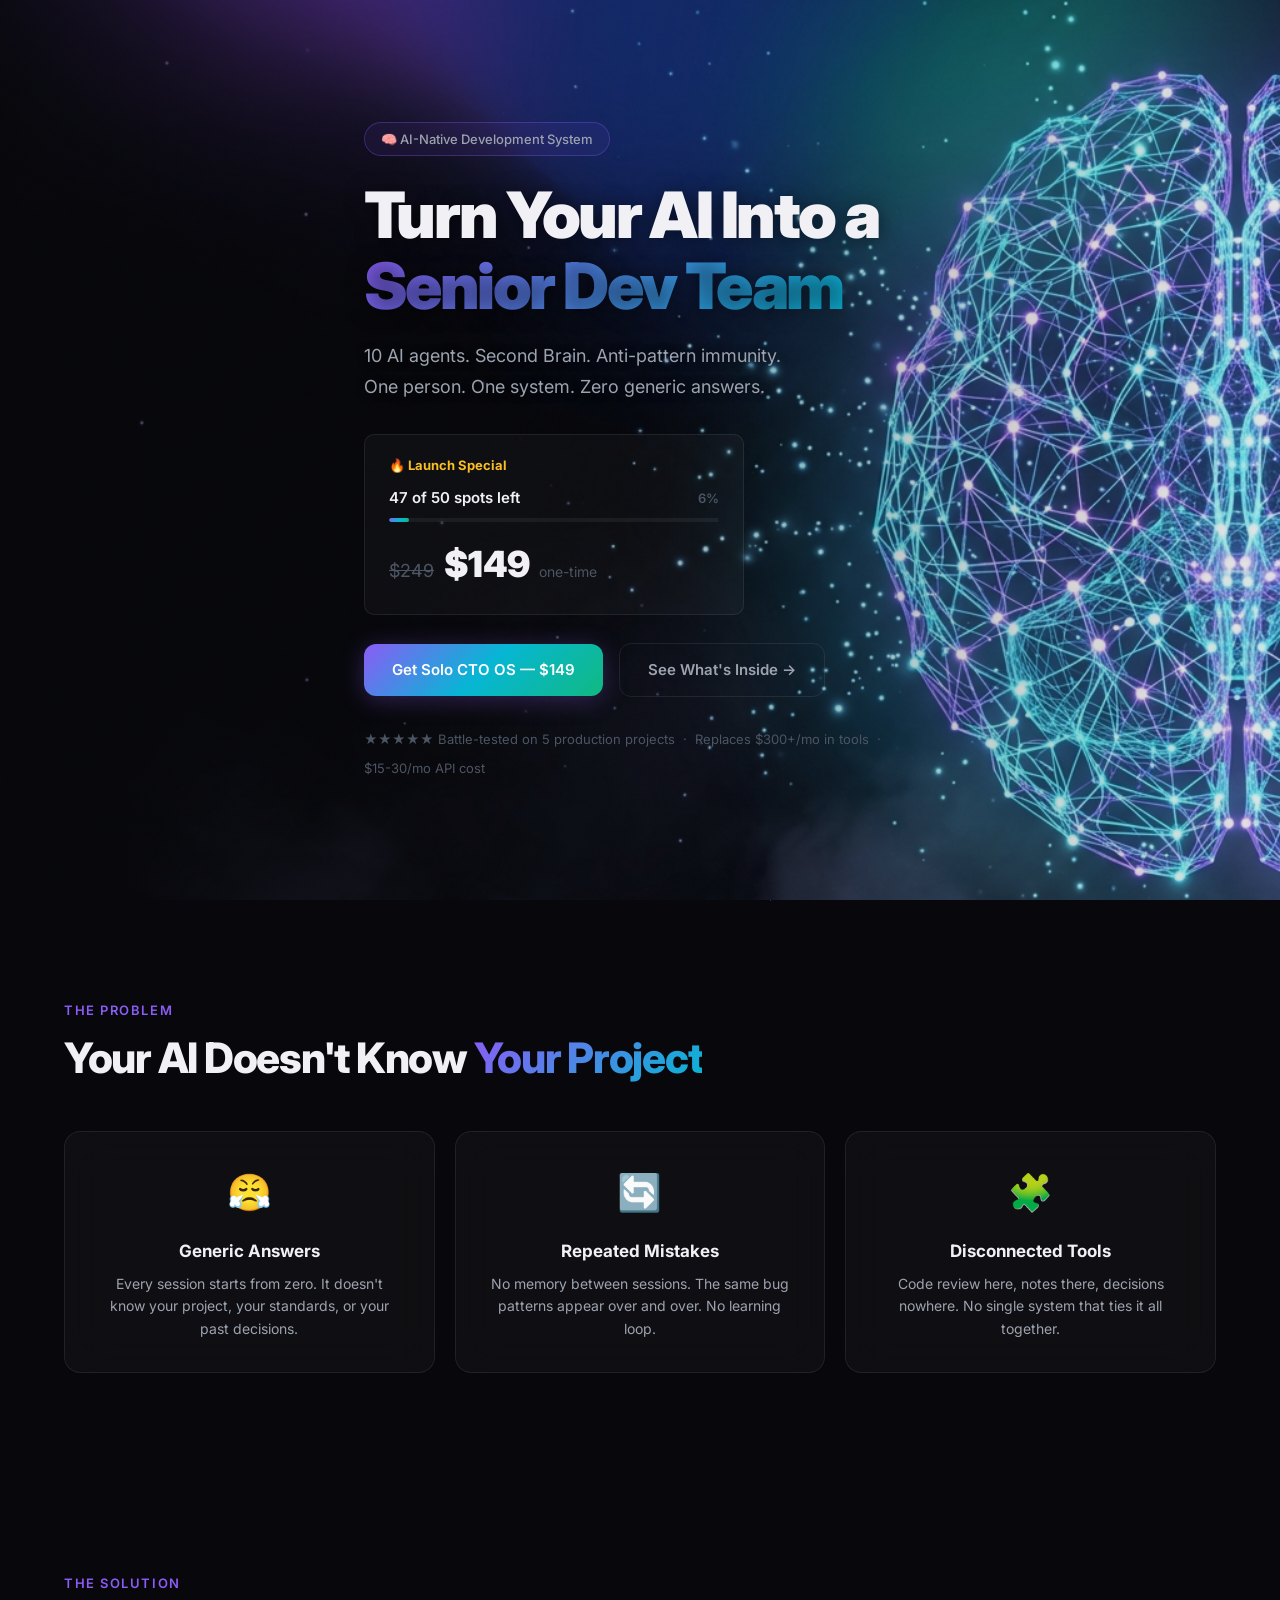
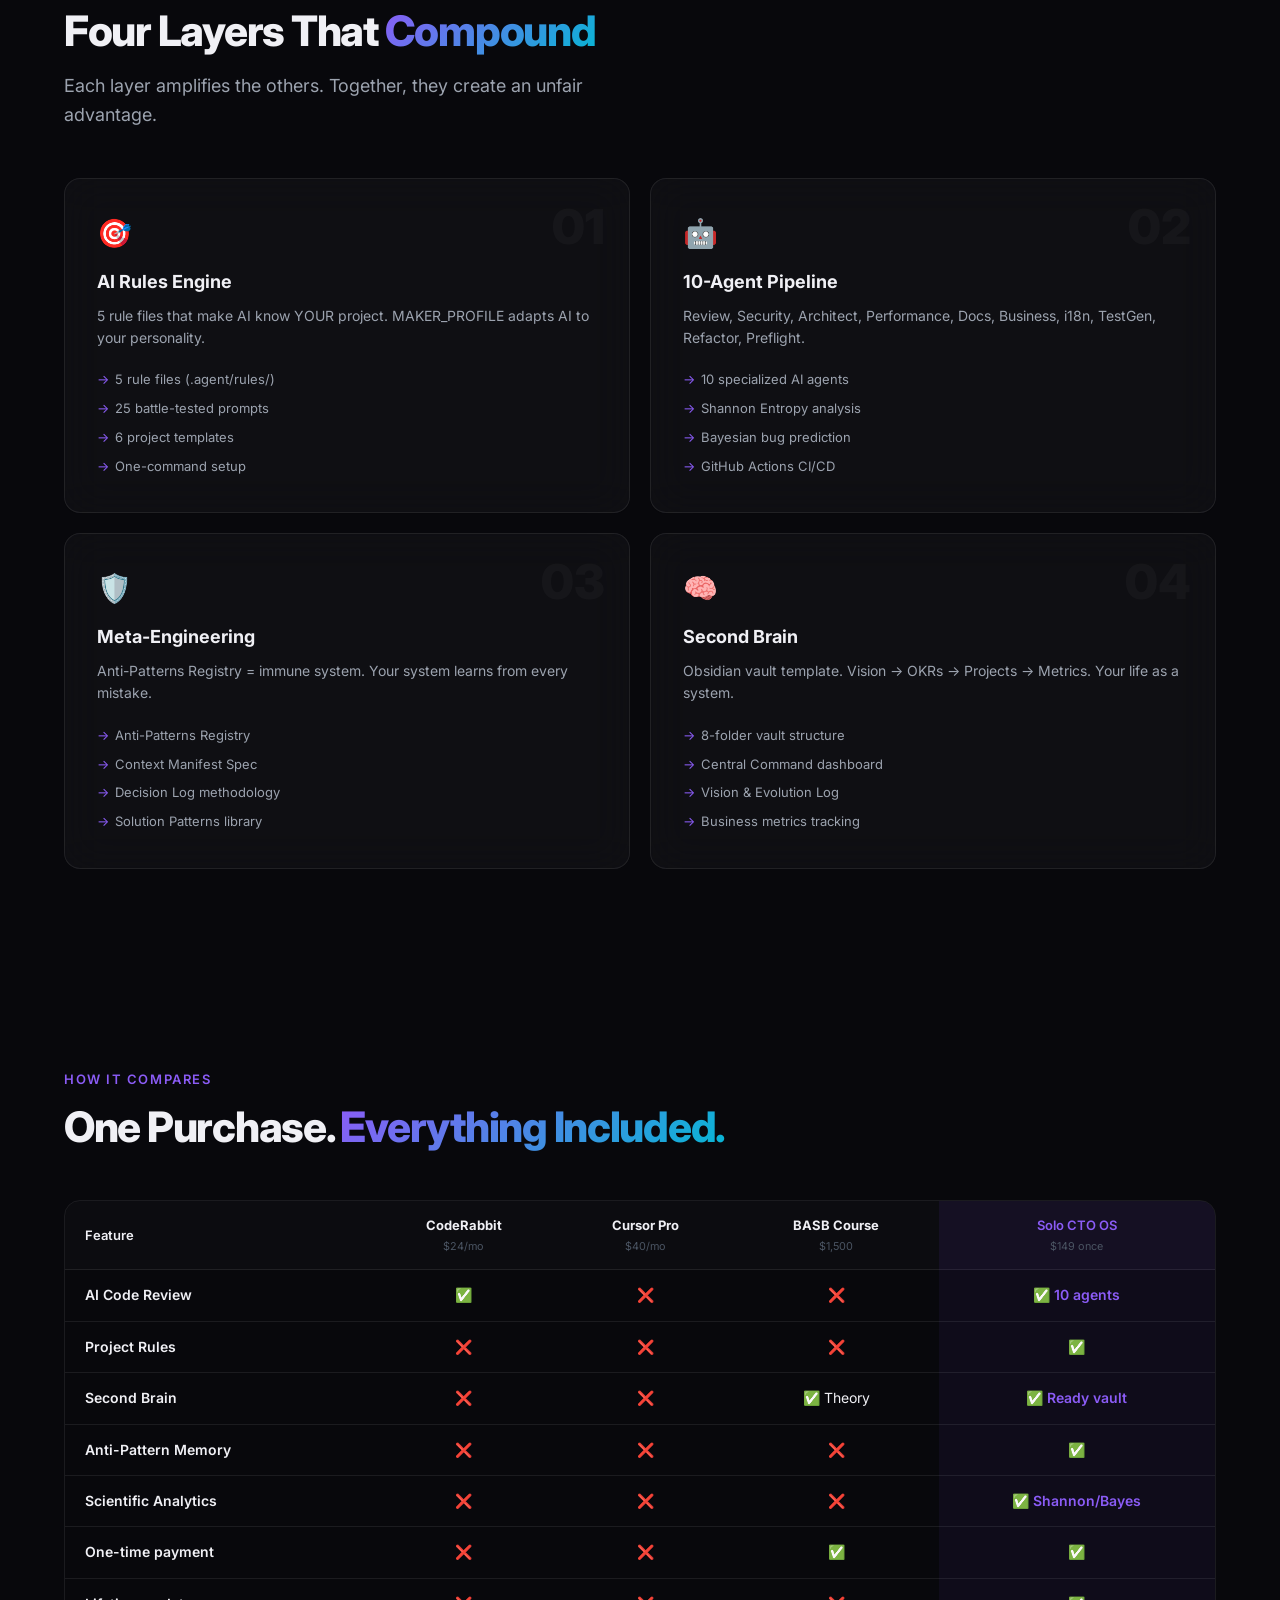
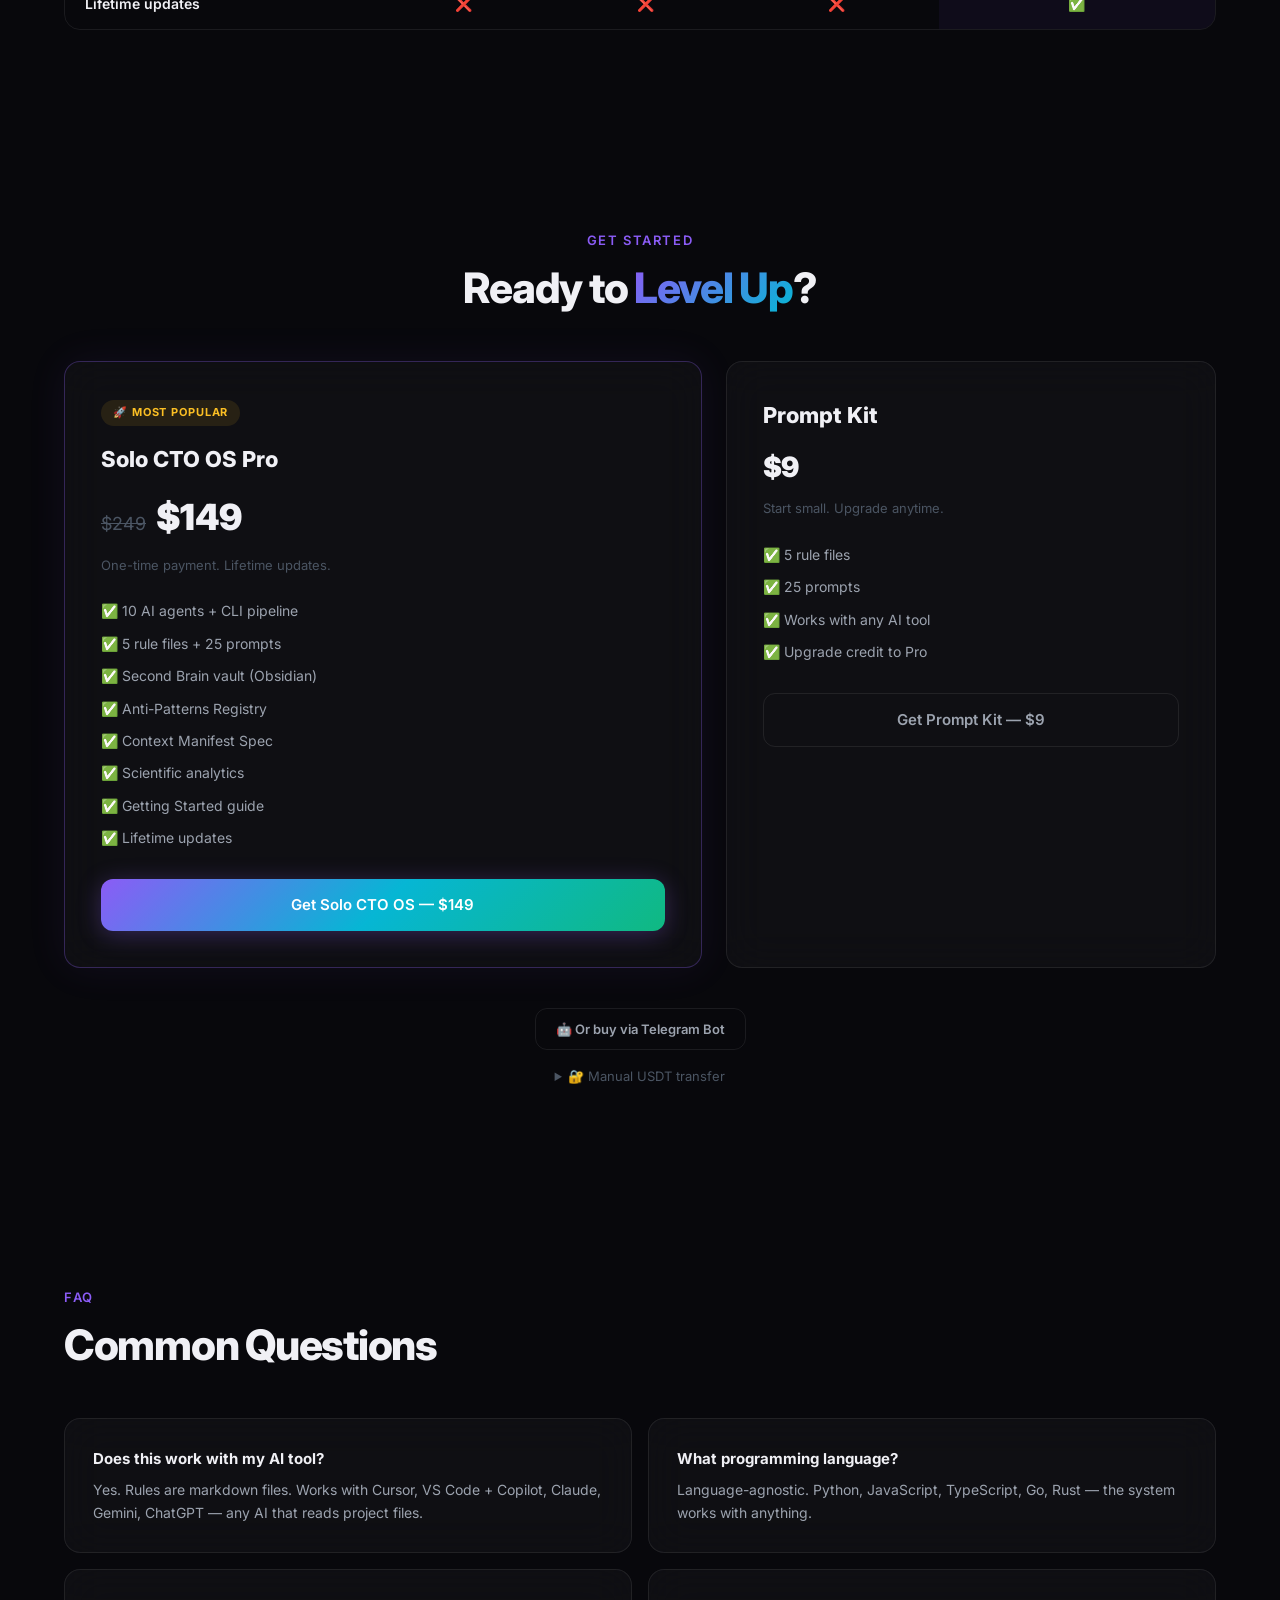
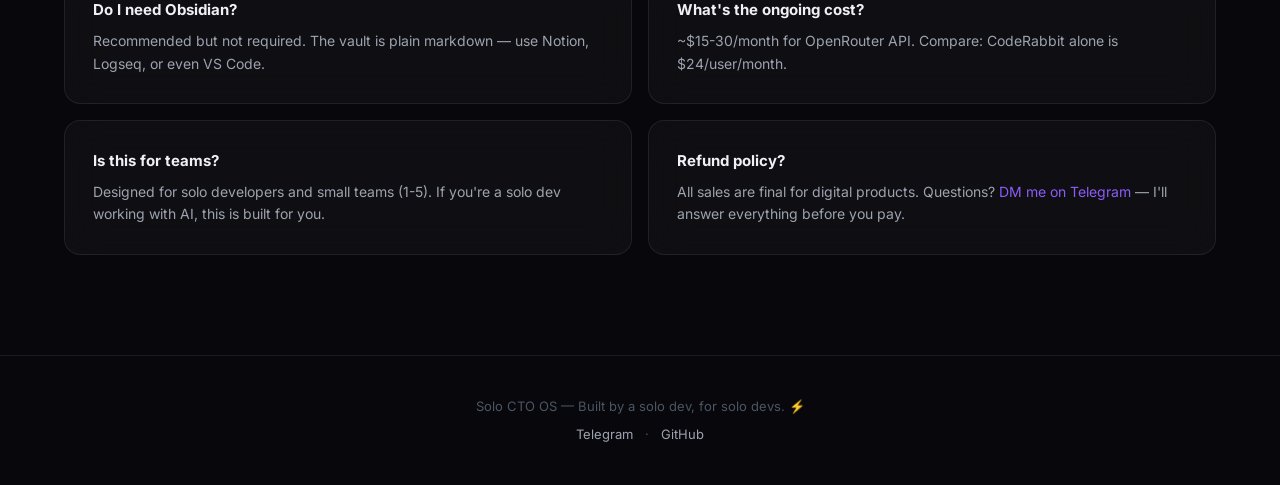
<file: index.html>
<!DOCTYPE html>
<html lang="en">
<head>
    <meta charset="UTF-8">
    <meta name="viewport" content="width=device-width, initial-scale=1.0">
    <title>Solo CTO OS — Turn Your AI Into a Senior Dev Team</title>
    <meta name="description" content="The complete operating system for solo developers who use AI. 10 agents, Second Brain, anti-pattern registry. One person = one team.">
    <link rel="preconnect" href="https://fonts.googleapis.com">
    <link href="https://fonts.googleapis.com/css2?family=Inter:wght@400;500;600;700;800;900&display=swap" rel="stylesheet">
    <link rel="stylesheet" href="style.css">
    <!-- Analytics -->
    <script defer data-domain="duffyjennydcw777-pixel.github.io" src="https://plausible.io/js/script.js"></script>
    <script>window.plausible = window.plausible || function() { (window.plausible.q = window.plausible.q || []).push(arguments) }</script>
</head>
<body>
    <!-- Ambient background effects -->
    <div class="bg-mesh"></div>
    <div class="bg-particles" id="particles"></div>

    <!-- Hero — mockup as background, interactive elements overlaid -->
    <header class="hero" id="hero">
        <div class="hero-bg"></div>
        <div class="container hero-content-overlay">
            <div class="badge">🧠 AI-Native Development System</div>
            <h1>Turn Your AI Into a<br><span class="gradient-text">Senior Dev Team</span></h1>
            <p class="subtitle">10 AI agents. Second Brain. Anti-pattern immunity.<br>One person. One system. Zero generic answers.</p>

            <!-- Urgency block -->
            <div class="urgency-card" id="urgency-card">
                <div class="urgency-header">🔥 Launch Special</div>
                <div class="urgency-counter">
                    <span id="spots-text">Loading...</span>
                    <span class="urgency-pct" id="spots-pct"></span>
                </div>
                <div class="progress-track">
                    <div class="progress-fill" id="progress-fill" style="width: 0%"></div>
                </div>
                <div class="urgency-price">
                    <s class="old-price">$249</s>
                    <span class="current-price">$149</span>
                    <span class="price-suffix">one-time</span>
                </div>
            </div>

            <div class="hero-cta">
                <a href="https://api.ironyx.tech/pay/checkout/solocto" class="btn btn-primary" id="btn-buy-main" onclick="plausible('CTA-Hero')">
                    Get Solo CTO OS — $149
                </a>
                <a href="#solution" class="btn btn-ghost">See What's Inside →</a>
            </div>

            <div class="social-proof">
                <span>★★★★★ Battle-tested on 5 production projects</span>
                <span class="dot">·</span>
                <span>Replaces $300+/mo in tools</span>
                <span class="dot">·</span>
                <span>$15-30/mo API cost</span>
            </div>
        </div>
    </header>

    <!-- Problem -->
    <section class="section" id="problem">
        <div class="container">
            <div class="section-label">The Problem</div>
            <h2>Your AI Doesn't Know <span class="gradient-text">Your Project</span></h2>
            <div class="problem-grid">
                <div class="glass-card problem-card">
                    <div class="card-icon">😤</div>
                    <h3>Generic Answers</h3>
                    <p>Every session starts from zero. It doesn't know your project, your standards, or your past decisions.</p>
                </div>
                <div class="glass-card problem-card">
                    <div class="card-icon">🔄</div>
                    <h3>Repeated Mistakes</h3>
                    <p>No memory between sessions. The same bug patterns appear over and over. No learning loop.</p>
                </div>
                <div class="glass-card problem-card">
                    <div class="card-icon">🧩</div>
                    <h3>Disconnected Tools</h3>
                    <p>Code review here, notes there, decisions nowhere. No single system that ties it all together.</p>
                </div>
            </div>
        </div>
    </section>

    <!-- Solution -->
    <section class="section" id="solution">
        <div class="container">
            <div class="section-label">The Solution</div>
            <h2>Four Layers That <span class="gradient-text">Compound</span></h2>
            <p class="section-subtitle">Each layer amplifies the others. Together, they create an unfair advantage.</p>

            <div class="layers-grid">
                <div class="glass-card layer-card">
                    <div class="layer-num">01</div>
                    <div class="layer-icon">🎯</div>
                    <h3>AI Rules Engine</h3>
                    <p>5 rule files that make AI know YOUR project. MAKER_PROFILE adapts AI to your personality.</p>
                    <ul>
                        <li>5 rule files (.agent/rules/)</li>
                        <li>25 battle-tested prompts</li>
                        <li>6 project templates</li>
                        <li>One-command setup</li>
                    </ul>
                </div>
                <div class="glass-card layer-card">
                    <div class="layer-num">02</div>
                    <div class="layer-icon">🤖</div>
                    <h3>10-Agent Pipeline</h3>
                    <p>Review, Security, Architect, Performance, Docs, Business, i18n, TestGen, Refactor, Preflight.</p>
                    <ul>
                        <li>10 specialized AI agents</li>
                        <li>Shannon Entropy analysis</li>
                        <li>Bayesian bug prediction</li>
                        <li>GitHub Actions CI/CD</li>
                    </ul>
                </div>
                <div class="glass-card layer-card">
                    <div class="layer-num">03</div>
                    <div class="layer-icon">🛡️</div>
                    <h3>Meta-Engineering</h3>
                    <p>Anti-Patterns Registry = immune system. Your system learns from every mistake.</p>
                    <ul>
                        <li>Anti-Patterns Registry</li>
                        <li>Context Manifest Spec</li>
                        <li>Decision Log methodology</li>
                        <li>Solution Patterns library</li>
                    </ul>
                </div>
                <div class="glass-card layer-card">
                    <div class="layer-num">04</div>
                    <div class="layer-icon">🧠</div>
                    <h3>Second Brain</h3>
                    <p>Obsidian vault template. Vision → OKRs → Projects → Metrics. Your life as a system.</p>
                    <ul>
                        <li>8-folder vault structure</li>
                        <li>Central Command dashboard</li>
                        <li>Vision & Evolution Log</li>
                        <li>Business metrics tracking</li>
                    </ul>
                </div>
            </div>
        </div>
    </section>

    <!-- Comparison -->
    <section class="section" id="compare">
        <div class="container">
            <div class="section-label">How It Compares</div>
            <h2>One Purchase. <span class="gradient-text">Everything Included.</span></h2>
            <div class="table-wrap">
                <table>
                    <thead>
                        <tr>
                            <th>Feature</th>
                            <th>CodeRabbit<br><small>$24/mo</small></th>
                            <th>Cursor Pro<br><small>$40/mo</small></th>
                            <th>BASB Course<br><small>$1,500</small></th>
                            <th class="highlight">Solo CTO OS<br><small>$149 once</small></th>
                        </tr>
                    </thead>
                    <tbody>
                        <tr><td>AI Code Review</td><td>✅</td><td>❌</td><td>❌</td><td class="highlight">✅ 10 agents</td></tr>
                        <tr><td>Project Rules</td><td>❌</td><td>❌</td><td>❌</td><td class="highlight">✅</td></tr>
                        <tr><td>Second Brain</td><td>❌</td><td>❌</td><td>✅ Theory</td><td class="highlight">✅ Ready vault</td></tr>
                        <tr><td>Anti-Pattern Memory</td><td>❌</td><td>❌</td><td>❌</td><td class="highlight">✅</td></tr>
                        <tr><td>Scientific Analytics</td><td>❌</td><td>❌</td><td>❌</td><td class="highlight">✅ Shannon/Bayes</td></tr>
                        <tr><td>One-time payment</td><td>❌</td><td>❌</td><td>✅</td><td class="highlight">✅</td></tr>
                        <tr><td>Lifetime updates</td><td>❌</td><td>❌</td><td>❌</td><td class="highlight">✅</td></tr>
                    </tbody>
                </table>
            </div>
        </div>
    </section>

    <!-- CTA -->
    <section class="section" id="buy">
        <div class="container cta-section">
            <div class="section-label">Get Started</div>
            <h2>Ready to <span class="gradient-text">Level Up</span>?</h2>

            <div class="cta-grid">
                <!-- Main product -->
                <div class="glass-card cta-card cta-main">
                    <div class="cta-badge">🚀 MOST POPULAR</div>
                    <h3>Solo CTO OS Pro</h3>
                    <div class="cta-price">
                        <s class="old-price">$249</s>
                        <span class="current-price">$149</span>
                    </div>
                    <p class="cta-note">One-time payment. Lifetime updates.</p>
                    <ul class="cta-features">
                        <li>✅ 10 AI agents + CLI pipeline</li>
                        <li>✅ 5 rule files + 25 prompts</li>
                        <li>✅ Second Brain vault (Obsidian)</li>
                        <li>✅ Anti-Patterns Registry</li>
                        <li>✅ Context Manifest Spec</li>
                        <li>✅ Scientific analytics</li>
                        <li>✅ Getting Started guide</li>
                        <li>✅ Lifetime updates</li>
                    </ul>
                    <a href="https://api.ironyx.tech/pay/checkout/solocto" class="btn btn-primary btn-full" id="btn-buy-pro" onclick="plausible('CTA-Buy-Pro')">
                        Get Solo CTO OS — $149
                    </a>
                </div>

                <!-- Starter -->
                <div class="glass-card cta-card">
                    <h3>Prompt Kit</h3>
                    <div class="cta-price">
                        <span class="current-price small">$9</span>
                    </div>
                    <p class="cta-note">Start small. Upgrade anytime.</p>
                    <ul class="cta-features">
                        <li>✅ 5 rule files</li>
                        <li>✅ 25 prompts</li>
                        <li>✅ Works with any AI tool</li>
                        <li>✅ Upgrade credit to Pro</li>
                    </ul>
                    <a href="https://api.ironyx.tech/pay/checkout/promptkit" class="btn btn-ghost btn-full" id="btn-buy-kit" onclick="plausible('CTA-Buy-Kit')">
                        Get Prompt Kit — $9
                    </a>
                </div>
            </div>

            <!-- Alternative payment -->
            <div class="alt-payment">
                <a href="https://t.me/solocto_os_bot" class="btn btn-ghost btn-sm" onclick="plausible('CTA-Telegram')">
                    🤖 Or buy via Telegram Bot
                </a>
                <details class="manual-pay">
                    <summary>🔐 Manual USDT transfer</summary>
                    <div class="manual-pay-content">
                        <p>USDT (TRC-20):</p>
                        <code>TE18CRGjhC5Woag4gKjH8VUTDaN7iDxr4W</code>
                        <p>After sending, DM <a href="https://t.me/IrattaRazma">@IrattaRazma</a> with txid</p>
                    </div>
                </details>
            </div>
        </div>
    </section>

    <!-- FAQ -->
    <section class="section" id="faq">
        <div class="container">
            <div class="section-label">FAQ</div>
            <h2>Common Questions</h2>
            <div class="faq-grid">
                <div class="glass-card faq-item">
                    <h3>Does this work with my AI tool?</h3>
                    <p>Yes. Rules are markdown files. Works with Cursor, VS Code + Copilot, Claude, Gemini, ChatGPT — any AI that reads project files.</p>
                </div>
                <div class="glass-card faq-item">
                    <h3>What programming language?</h3>
                    <p>Language-agnostic. Python, JavaScript, TypeScript, Go, Rust — the system works with anything.</p>
                </div>
                <div class="glass-card faq-item">
                    <h3>Do I need Obsidian?</h3>
                    <p>Recommended but not required. The vault is plain markdown — use Notion, Logseq, or even VS Code.</p>
                </div>
                <div class="glass-card faq-item">
                    <h3>What's the ongoing cost?</h3>
                    <p>~$15-30/month for OpenRouter API. Compare: CodeRabbit alone is $24/user/month.</p>
                </div>
                <div class="glass-card faq-item">
                    <h3>Is this for teams?</h3>
                    <p>Designed for solo developers and small teams (1-5). If you're a solo dev working with AI, this is built for you.</p>
                </div>
                <div class="glass-card faq-item">
                    <h3>Refund policy?</h3>
                    <p>All sales are final for digital products. Questions? <a href="https://t.me/IrattaRazma">DM me on Telegram</a> — I'll answer everything before you pay.</p>
                </div>
            </div>
        </div>
    </section>

    <footer>
        <div class="container">
            <p>Solo CTO OS — Built by a solo dev, for solo devs. ⚡</p>
            <p class="footer-links">
                <a href="https://t.me/IrattaRazma">Telegram</a>
                <span class="dot">·</span>
                <a href="https://github.com/duffyjennydcw777-pixel">GitHub</a>
            </p>
        </div>
    </footer>

    <script>
        // Dynamic spots counter
        async function loadSpots() {
            try {
                const res = await fetch('https://api.ironyx.tech/pay/spots');
                const data = await res.json();
                const remaining = data.remaining;
                const total = data.total;
                const pct = Math.round(((total - remaining) / total) * 100);
                
                document.getElementById('spots-text').textContent = `${remaining} of ${total} spots left`;
                document.getElementById('spots-pct').textContent = `${pct}%`;
                document.getElementById('progress-fill').style.width = `${pct}%`;
                
                // If sold out, change messaging
                if (remaining <= 0) {
                    document.getElementById('spots-text').textContent = 'Launch price sold out!';
                    document.querySelectorAll('.current-price').forEach(el => el.textContent = '$249');
                    document.querySelectorAll('.old-price').forEach(el => el.style.display = 'none');
                }
            } catch (e) {
                // Fallback: show static counter
                document.getElementById('spots-text').textContent = '47 of 50 spots left';
                document.getElementById('spots-pct').textContent = '6%';
                document.getElementById('progress-fill').style.width = '6%';
            }
        }
        loadSpots();

        // Particle animation
        function createParticles() {
            const container = document.getElementById('particles');
            for (let i = 0; i < 40; i++) {
                const p = document.createElement('div');
                p.className = 'particle';
                p.style.left = Math.random() * 100 + '%';
                p.style.top = Math.random() * 100 + '%';
                p.style.animationDelay = Math.random() * 8 + 's';
                p.style.animationDuration = (4 + Math.random() * 6) + 's';
                p.style.width = p.style.height = (1 + Math.random() * 2) + 'px';
                container.appendChild(p);
            }
        }
        createParticles();
    </script>
</body>
</html>
</file>
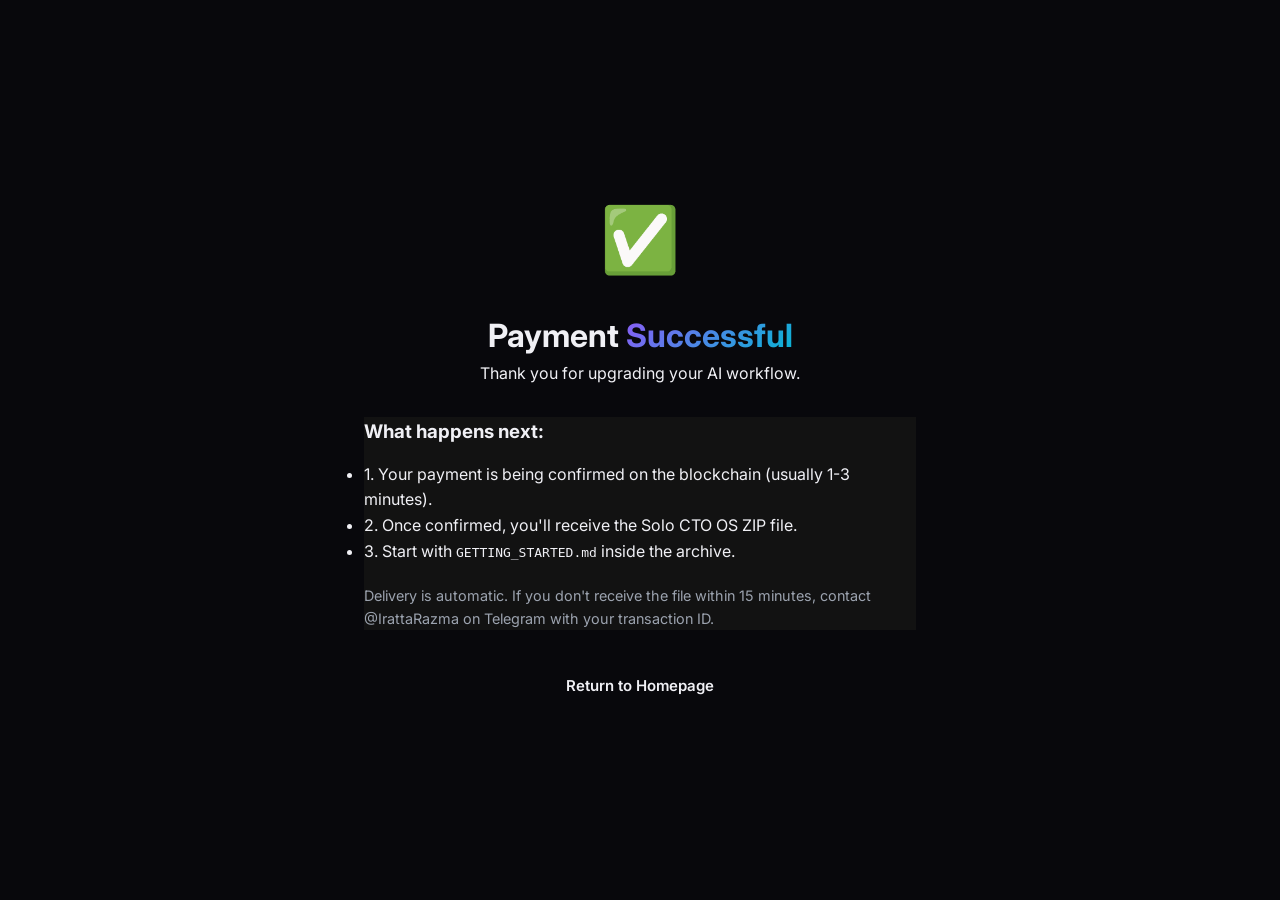
<file: success.html>
<!DOCTYPE html>
<html lang="en">
<head>
    <meta charset="UTF-8">
    <meta name="viewport" content="width=device-width, initial-scale=1.0">
    <title>Payment Successful — Solo CTO OS</title>
    <link rel="preconnect" href="https://fonts.googleapis.com">
    <link href="https://fonts.googleapis.com/css2?family=Inter:wght@400;500;600;700;800&display=swap" rel="stylesheet">
    <link rel="stylesheet" href="style.css">
    <!-- Analytics -->
    <script defer data-domain="duffyjennydcw777-pixel.github.io" src="https://plausible.io/js/script.js"></script>
    <script>window.plausible = window.plausible || function() { (window.plausible.q = window.plausible.q || []).push(arguments) }</script>
    <script>
        // Track successful purchase
        plausible('Purchase-Success');
    </script>
</head>
<body style="display: flex; align-items: center; justify-content: center; min-height: 100vh; text-align: center;">
    <div class="grain"></div>
    
    <div class="container" style="max-width: 600px;">
        <div style="font-size: 4rem; margin-bottom: 20px;">✅</div>
        <h1>Payment <span class="gradient-text">Successful</span></h1>
        <p class="subtitle" style="margin-bottom: 30px;">Thank you for upgrading your AI workflow.</p>
        
        <div class="price-card" style="text-align: left; background: rgba(20,20,20,0.8);">
            <h3>What happens next:</h3>
            <ul class="price-features" style="margin-top: 15px;">
                <li>1. Your payment is being confirmed on the blockchain (usually 1-3 minutes).</li>
                <li>2. Once confirmed, you'll receive the Solo CTO OS ZIP file.</li>
                <li>3. Start with <code>GETTING_STARTED.md</code> inside the archive.</li>
            </ul>
            <p style="margin-top: 20px; color: var(--text-secondary); font-size: 0.9rem;">
                Delivery is automatic. If you don't receive the file within 15 minutes, contact <a href="https://t.me/IrattaRazma" style="color:var(--accent)">@IrattaRazma on Telegram</a> with your transaction ID.
            </p>
        </div>
        
        <a href="index.html" class="btn btn-secondary" style="margin-top: 30px; display: inline-block;">Return to Homepage</a>
    </div>
</body>
</html>
</file>
<file: style.css>
/* ═══════════════════════════════════════════════════════════
   Solo CTO OS — Premium Landing v2.0
   Inspired by Linear, Raycast, Vercel
   ═══════════════════════════════════════════════════════════ */

/* ── Reset ─────────────────────────────────────────────── */
*, *::before, *::after {
  margin: 0; padding: 0; box-sizing: border-box;
}

html { scroll-behavior: smooth; }

body {
  font-family: 'Inter', -apple-system, BlinkMacSystemFont, sans-serif;
  background: #08080c;
  color: #f0f0f5;
  line-height: 1.6;
  overflow-x: hidden;
  -webkit-font-smoothing: antialiased;
}

a { color: inherit; text-decoration: none; }
img { max-width: 100%; display: block; }

/* ── Variables ──────────────────────────────────────────── */
:root {
  --bg: #08080c;
  --bg-card: rgba(255, 255, 255, 0.03);
  --bg-card-hover: rgba(255, 255, 255, 0.06);
  --text: #f0f0f5;
  --text-secondary: #9ca3af;
  --text-muted: #4b5563;
  --accent-purple: #8b5cf6;
  --accent-cyan: #06b6d4;
  --accent-emerald: #10b981;
  --accent-gold: #fbbf24;
  --gradient-main: linear-gradient(135deg, #8b5cf6, #06b6d4, #10b981);
  --gradient-text: linear-gradient(135deg, #8b5cf6, #06b6d4, #10b981);
  --border: rgba(255, 255, 255, 0.08);
  --border-hover: rgba(139, 92, 246, 0.3);
  --radius: 16px;
  --radius-sm: 10px;
  --shadow-glow: 0 0 60px rgba(139, 92, 246, 0.15);
}

/* ── Ambient Background ─────────────────────────────────── */
.bg-mesh {
  position: fixed;
  top: 0; left: 0; width: 100%; height: 100%;
  background:
    radial-gradient(ellipse at 20% 50%, rgba(139, 92, 246, 0.08) 0%, transparent 50%),
    radial-gradient(ellipse at 80% 20%, rgba(6, 182, 212, 0.06) 0%, transparent 50%),
    radial-gradient(ellipse at 50% 80%, rgba(16, 185, 129, 0.04) 0%, transparent 50%);
  pointer-events: none;
  z-index: 0;
}

.bg-particles {
  position: fixed;
  top: 0; left: 0; width: 100%; height: 100%;
  pointer-events: none;
  z-index: 0;
}

.particle {
  position: absolute;
  background: rgba(139, 92, 246, 0.4);
  border-radius: 50%;
  animation: particleFloat 6s ease-in-out infinite;
}

@keyframes particleFloat {
  0%, 100% { opacity: 0; transform: translateY(0); }
  50% { opacity: 1; transform: translateY(-30px); }
}

/* ── Container ──────────────────────────────────────────── */
.container {
  max-width: 1200px;
  margin: 0 auto;
  padding: 0 24px;
}

/* ── Section ────────────────────────────────────────────── */
.section {
  position: relative;
  z-index: 1;
  padding: 100px 0;
}

.section-label {
  font-size: 13px;
  font-weight: 600;
  text-transform: uppercase;
  letter-spacing: 0.12em;
  color: var(--accent-purple);
  margin-bottom: 12px;
}

.section h2 {
  font-size: clamp(28px, 5vw, 42px);
  font-weight: 800;
  letter-spacing: -0.03em;
  line-height: 1.2;
  margin-bottom: 16px;
}

.section-subtitle {
  font-size: 18px;
  color: var(--text-secondary);
  max-width: 540px;
}

/* ── Gradient Text ──────────────────────────────────────── */
.gradient-text {
  background: var(--gradient-text);
  background-size: 200% 200%;
  -webkit-background-clip: text;
  -webkit-text-fill-color: transparent;
  background-clip: text;
  animation: gradientShift 6s ease-in-out infinite;
}

@keyframes gradientShift {
  0%, 100% { background-position: 0% 50%; }
  50% { background-position: 100% 50%; }
}

/* ── Glass Card ─────────────────────────────────────────── */
.glass-card {
  background: var(--bg-card);
  backdrop-filter: blur(20px);
  -webkit-backdrop-filter: blur(20px);
  border: 1px solid var(--border);
  border-radius: var(--radius);
  transition: all 0.3s ease;
}

.glass-card:hover {
  background: var(--bg-card-hover);
  border-color: var(--border-hover);
  box-shadow: var(--shadow-glow);
}

/* ═══════════════════════════════════════════════════════════
   HERO — Mockup as background
   ═══════════════════════════════════════════════════════════ */
.hero {
  position: relative;
  z-index: 1;
  min-height: 100vh;
  display: flex;
  align-items: center;
  overflow: hidden;
}

.hero-bg {
  position: absolute;
  top: 0; left: 0; width: 100%; height: 100%;
  background-image: url('hero-bg.png');
  background-size: cover;
  background-position: center;
  background-repeat: no-repeat;
  z-index: 0;
}

/* Slight overlay so text pops over the background image */
.hero-bg::after {
  content: '';
  position: absolute;
  top: 0; left: 0; width: 100%; height: 100%;
  background: linear-gradient(
    90deg,
    rgba(8, 8, 12, 0.7) 0%,
    rgba(8, 8, 12, 0.3) 50%,
    rgba(8, 8, 12, 0.1) 100%
  );
}

.hero-content-overlay {
  position: relative;
  z-index: 2;
  max-width: 600px;
}

/* ── Badge ──────────────────────────────────────────────── */
.badge {
  display: inline-flex;
  align-items: center;
  gap: 6px;
  font-size: 13px;
  font-weight: 500;
  color: var(--text-secondary);
  padding: 6px 16px;
  border-radius: 100px;
  border: 1px solid rgba(139, 92, 246, 0.3);
  background: rgba(139, 92, 246, 0.08);
  margin-bottom: 24px;
  backdrop-filter: blur(8px);
}

/* ── Headlines ──────────────────────────────────────────── */
.hero h1 {
  font-size: clamp(36px, 6vw, 64px);
  font-weight: 900;
  line-height: 1.1;
  letter-spacing: -0.04em;
  margin-bottom: 20px;
  text-shadow: 0 2px 20px rgba(0, 0, 0, 0.5);
}

.hero .subtitle {
  font-size: 18px;
  color: var(--text-secondary);
  line-height: 1.7;
  margin-bottom: 32px;
  max-width: 480px;
  text-shadow: 0 1px 8px rgba(0, 0, 0, 0.5);
}

/* ── Urgency Card ───────────────────────────────────────── */
.urgency-card {
  background: rgba(255, 255, 255, 0.03);
  border: 1px solid var(--border);
  border-radius: var(--radius-sm);
  padding: 20px 24px;
  margin-bottom: 28px;
  max-width: 380px;
}

.urgency-header {
  font-size: 13px;
  font-weight: 700;
  color: var(--accent-gold);
  margin-bottom: 10px;
}

.urgency-counter {
  display: flex;
  justify-content: space-between;
  align-items: center;
  font-size: 15px;
  font-weight: 600;
  margin-bottom: 8px;
}

.urgency-pct {
  font-size: 13px;
  color: var(--text-muted);
}

.progress-track {
  width: 100%;
  height: 4px;
  background: rgba(255, 255, 255, 0.06);
  border-radius: 4px;
  overflow: hidden;
  margin-bottom: 14px;
}

.progress-fill {
  height: 100%;
  background: var(--gradient-main);
  border-radius: 4px;
  transition: width 1s ease-out;
}

.urgency-price {
  display: flex;
  align-items: baseline;
  gap: 10px;
}

.old-price {
  font-size: 18px;
  color: var(--text-muted);
  text-decoration: line-through;
}

.current-price {
  font-size: 36px;
  font-weight: 900;
  letter-spacing: -0.02em;
}

.current-price.small {
  font-size: 28px;
}

.price-suffix {
  font-size: 14px;
  color: var(--text-muted);
}

/* ── CTA Buttons ────────────────────────────────────────── */
.hero-cta {
  display: flex;
  gap: 16px;
  align-items: center;
  margin-bottom: 32px;
  flex-wrap: wrap;
}

.btn {
  display: inline-flex;
  align-items: center;
  justify-content: center;
  font-size: 15px;
  font-weight: 600;
  padding: 14px 28px;
  border-radius: 12px;
  transition: all 0.3s ease;
  cursor: pointer;
  border: none;
  text-decoration: none;
}

.btn-primary {
  background: var(--gradient-main);
  color: #fff;
  box-shadow: 0 4px 24px rgba(139, 92, 246, 0.3);
}

.btn-primary:hover {
  box-shadow: 0 8px 40px rgba(139, 92, 246, 0.5);
  transform: translateY(-2px);
}

.btn-ghost {
  background: transparent;
  color: var(--text-secondary);
  border: 1px solid var(--border);
}

.btn-ghost:hover {
  border-color: var(--border-hover);
  color: var(--text);
}

.btn-full { width: 100%; }
.btn-sm { font-size: 13px; padding: 10px 20px; }

/* ── Social Proof ───────────────────────────────────────── */
.social-proof {
  display: flex;
  flex-wrap: wrap;
  gap: 8px;
  font-size: 13px;
  color: var(--text-muted);
}

.social-proof .dot {
  color: var(--text-muted);
}

/* (Brain visual is now part of hero-bg.png — no separate CSS needed) */

/* ═══════════════════════════════════════════════════════════
   PROBLEM
   ═══════════════════════════════════════════════════════════ */
.problem-grid {
  display: grid;
  grid-template-columns: repeat(3, 1fr);
  gap: 20px;
  margin-top: 48px;
}

.problem-card {
  padding: 32px;
  text-align: center;
}

.problem-card .card-icon {
  font-size: 36px;
  margin-bottom: 16px;
}

.problem-card h3 {
  font-size: 17px;
  font-weight: 700;
  margin-bottom: 8px;
}

.problem-card p {
  font-size: 14px;
  color: var(--text-secondary);
  line-height: 1.6;
}

/* ═══════════════════════════════════════════════════════════
   SOLUTION / LAYERS
   ═══════════════════════════════════════════════════════════ */
.layers-grid {
  display: grid;
  grid-template-columns: repeat(2, 1fr);
  gap: 20px;
  margin-top: 48px;
}

.layer-card {
  padding: 32px;
  position: relative;
  overflow: hidden;
}

.layer-num {
  position: absolute;
  top: 24px; right: 24px;
  font-size: 48px;
  font-weight: 900;
  color: rgba(255, 255, 255, 0.03);
  line-height: 1;
}

.layer-icon {
  font-size: 28px;
  margin-bottom: 12px;
}

.layer-card h3 {
  font-size: 18px;
  font-weight: 700;
  margin-bottom: 8px;
}

.layer-card p {
  font-size: 14px;
  color: var(--text-secondary);
  margin-bottom: 16px;
  line-height: 1.6;
}

.layer-card ul {
  list-style: none;
}

.layer-card li {
  font-size: 13px;
  color: var(--text-secondary);
  padding: 4px 0;
  padding-left: 18px;
  position: relative;
}

.layer-card li::before {
  content: '→';
  position: absolute;
  left: 0;
  color: var(--accent-purple);
}

/* ═══════════════════════════════════════════════════════════
   COMPARISON TABLE
   ═══════════════════════════════════════════════════════════ */
.table-wrap {
  margin-top: 48px;
  overflow-x: auto;
  border-radius: var(--radius);
  border: 1px solid var(--border);
}

table {
  width: 100%;
  border-collapse: collapse;
  font-size: 14px;
}

th, td {
  padding: 14px 20px;
  text-align: center;
  border-bottom: 1px solid var(--border);
}

th {
  font-weight: 700;
  background: rgba(255, 255, 255, 0.02);
  font-size: 13px;
}

th small {
  display: block;
  color: var(--text-muted);
  font-weight: 400;
  margin-top: 2px;
}

td:first-child, th:first-child {
  text-align: left;
  font-weight: 600;
}

td.highlight, th.highlight {
  background: rgba(139, 92, 246, 0.06);
  color: var(--accent-purple);
  font-weight: 600;
}

th.highlight {
  background: rgba(139, 92, 246, 0.1);
}

tr:last-child td { border-bottom: none; }

/* ═══════════════════════════════════════════════════════════
   CTA SECTION
   ═══════════════════════════════════════════════════════════ */
.cta-section {
  text-align: center;
}

.cta-grid {
  display: grid;
  grid-template-columns: 1.3fr 1fr;
  gap: 24px;
  margin-top: 48px;
  text-align: left;
}

.cta-card {
  padding: 36px;
  position: relative;
}

.cta-main {
  border-color: rgba(139, 92, 246, 0.3);
  box-shadow: 0 0 40px rgba(139, 92, 246, 0.08);
}

.cta-badge {
  display: inline-block;
  font-size: 11px;
  font-weight: 700;
  text-transform: uppercase;
  letter-spacing: 0.08em;
  color: var(--accent-gold);
  background: rgba(251, 191, 36, 0.1);
  padding: 4px 12px;
  border-radius: 100px;
  margin-bottom: 16px;
}

.cta-card h3 {
  font-size: 22px;
  font-weight: 800;
  margin-bottom: 12px;
}

.cta-price {
  display: flex;
  align-items: baseline;
  gap: 10px;
  margin-bottom: 8px;
}

.cta-note {
  font-size: 13px;
  color: var(--text-muted);
  margin-bottom: 20px;
}

.cta-features {
  list-style: none;
  margin-bottom: 24px;
}

.cta-features li {
  font-size: 14px;
  padding: 5px 0;
  color: var(--text-secondary);
}

/* ── Alt Payment ────────────────────────────────────────── */
.alt-payment {
  margin-top: 40px;
  text-align: center;
}

.manual-pay {
  margin-top: 16px;
  color: var(--text-muted);
  font-size: 13px;
  cursor: pointer;
}

.manual-pay summary {
  color: var(--text-muted);
  font-size: 13px;
}

.manual-pay-content {
  margin-top: 12px;
  padding: 16px;
  background: var(--bg-card);
  border: 1px solid var(--border);
  border-radius: var(--radius-sm);
  display: inline-block;
  text-align: left;
}

.manual-pay-content code {
  display: block;
  font-size: 12px;
  word-break: break-all;
  margin: 6px 0;
  color: var(--accent-cyan);
}

.manual-pay-content a {
  color: var(--accent-purple);
}

/* ═══════════════════════════════════════════════════════════
   FAQ
   ═══════════════════════════════════════════════════════════ */
.faq-grid {
  display: grid;
  grid-template-columns: repeat(2, 1fr);
  gap: 16px;
  margin-top: 48px;
}

.faq-item {
  padding: 28px;
}

.faq-item h3 {
  font-size: 15px;
  font-weight: 700;
  margin-bottom: 8px;
}

.faq-item p {
  font-size: 14px;
  color: var(--text-secondary);
  line-height: 1.6;
}

.faq-item a {
  color: var(--accent-purple);
}

/* ═══════════════════════════════════════════════════════════
   FOOTER
   ═══════════════════════════════════════════════════════════ */
footer {
  position: relative;
  z-index: 1;
  padding: 40px 0;
  text-align: center;
  border-top: 1px solid var(--border);
}

footer p {
  font-size: 13px;
  color: var(--text-muted);
}

.footer-links {
  margin-top: 8px;
}

.footer-links a {
  color: var(--text-secondary);
  transition: color 0.2s;
}

.footer-links a:hover {
  color: var(--accent-purple);
}

.footer-links .dot {
  margin: 0 8px;
  color: var(--text-muted);
}

/* ═══════════════════════════════════════════════════════════
   RESPONSIVE
   ═══════════════════════════════════════════════════════════ */
@media (max-width: 900px) {
  .hero {
    min-height: auto;
    padding: 80px 0 60px;
  }

  .hero-bg {
    background-position: right center;
  }

  .hero-bg::after {
    background: rgba(8, 8, 12, 0.75);
  }

  .hero-content-overlay {
    text-align: center;
    max-width: 100%;
  }

  .hero .subtitle { margin: 0 auto 32px; }
  .urgency-card { margin: 0 auto 28px; }
  .hero-cta { justify-content: center; }
  .social-proof { justify-content: center; }

  .problem-grid { grid-template-columns: 1fr; }
  .layers-grid { grid-template-columns: 1fr; }
  .cta-grid { grid-template-columns: 1fr; }
  .faq-grid { grid-template-columns: 1fr; }

  .section { padding: 60px 0; }
}

@media (max-width: 600px) {
  .hero h1 { font-size: 32px; }
  .btn { font-size: 14px; padding: 12px 22px; }
  .hero-cta { flex-direction: column; }
  .hero-cta .btn { width: 100%; }
}
</file>
